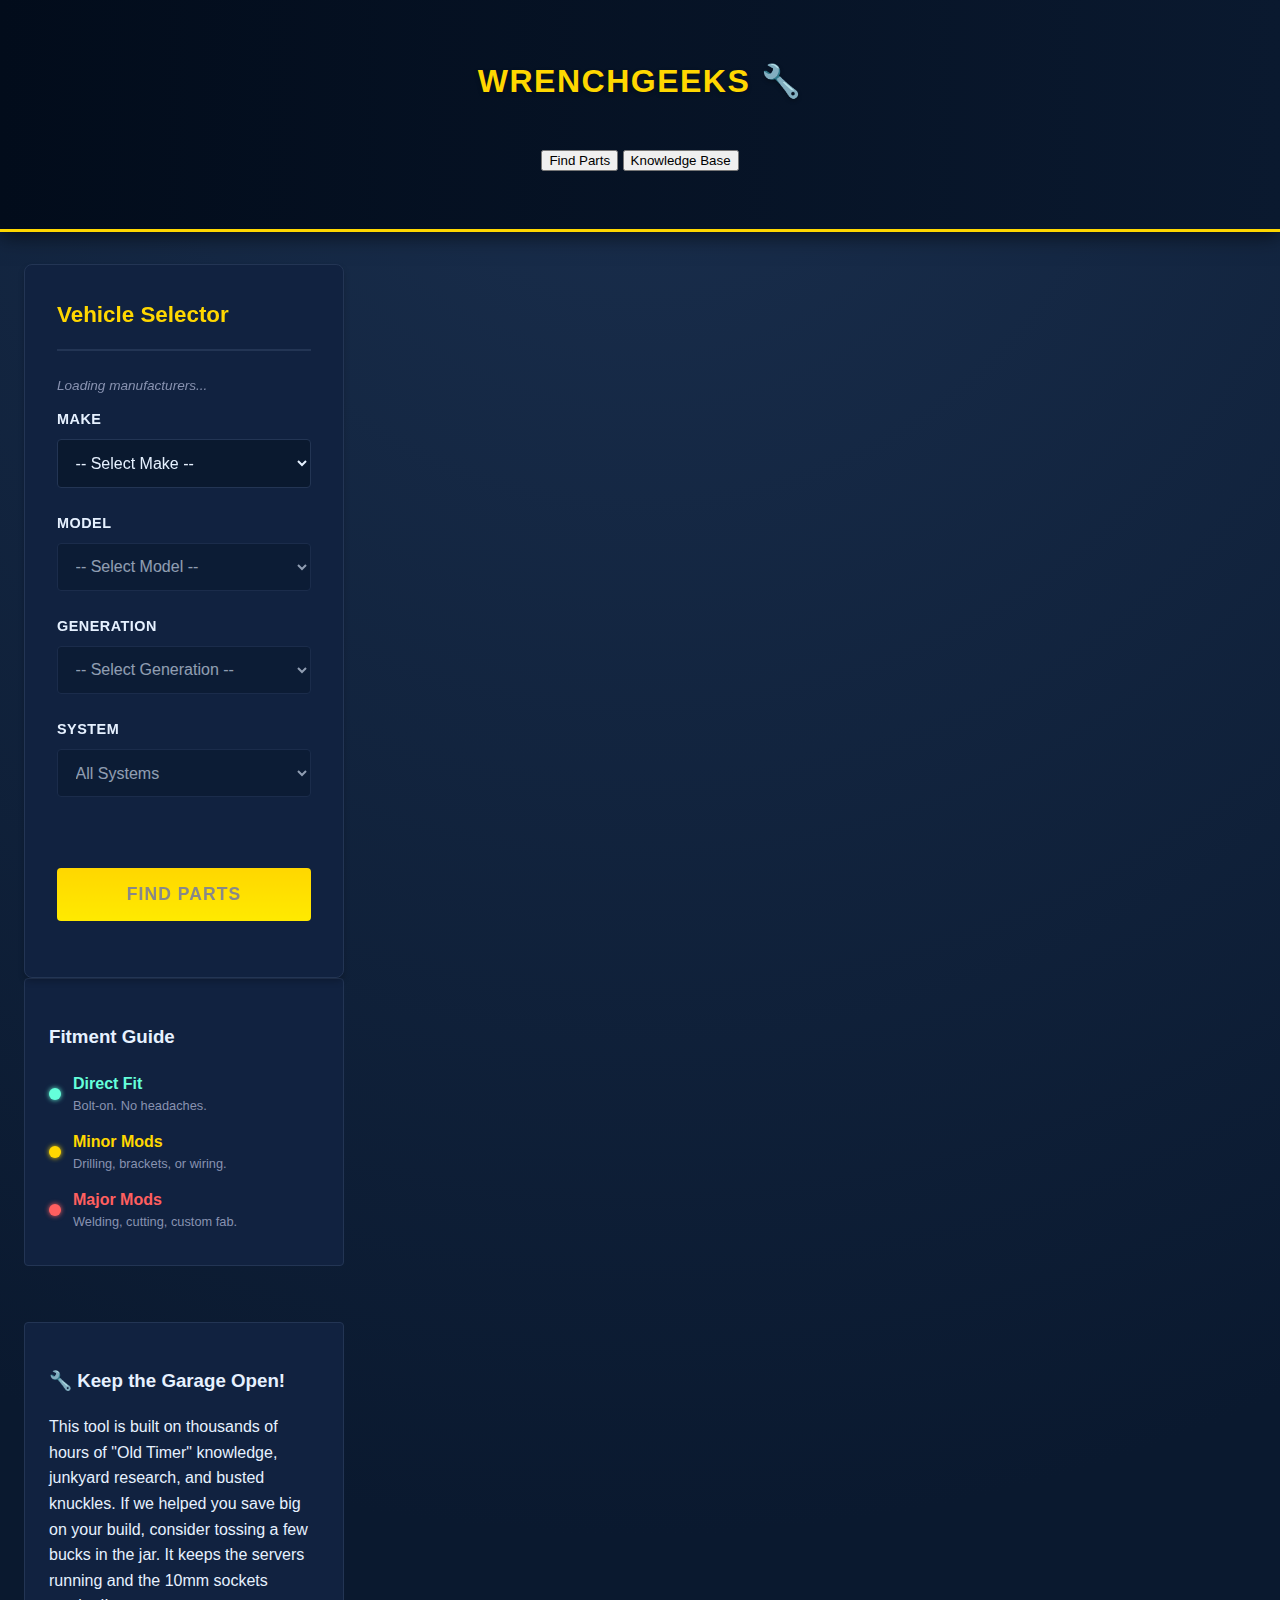
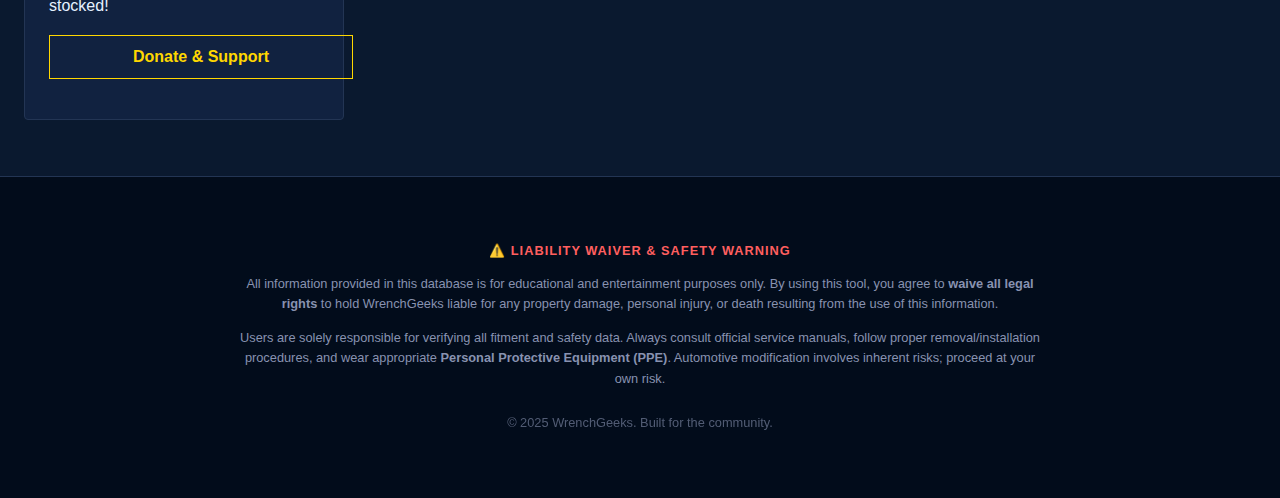
<file: docs/index.html>
<!DOCTYPE html>
<html lang="en">
<head>
    <meta charset="UTF-8">
    <meta name="viewport" content="width=device-width, initial-scale=1.0">
    <title>WrenchGeeks - The Garage</title>
    <link rel="stylesheet" href="style.v2.css">
</head>
<body>
    <header>
        <div class="container" style="justify-content: center; display: flex; flex-direction: column; align-items: center;">
            <h1 style="margin:0;">WrenchGeeks 🔧</h1>
            <nav class="main-nav">
                <button class="nav-tab active" data-target="searchSection">Find Parts</button>
                <button class="nav-tab" data-target="knowledgeSection">Knowledge Base</button>
            </nav>
        </div>
    </header>

    <main class="container">
        <!-- SEARCH SECTION -->
        <div id="searchSection" class="content-section active-section">
            <div class="split-view">
                <aside id="selector" class="sidebar">
            <h2>Vehicle Selector</h2>
            <p id="makeLoadStatus" class="hint" style="margin-bottom:0.75rem;">Loading manufacturers...</p>

            <div class="controls">
                <div class="form-group">
                    <label for="makeSelect">Make</label>
                    <select id="makeSelect">
                        <option value="">-- Select Make --</option>
                    </select>
                </div>
                <div class="form-group">
                    <label for="modelSelect">Model</label>
                    <select id="modelSelect" disabled>
                        <option value="">-- Select Model --</option>
                    </select>
                </div>
                <div class="form-group">
                    <label for="yearSelect">Generation</label>
                    <select id="yearSelect" disabled>
                        <option value="">-- Select Generation --</option>
                    </select>
                </div>
                <div class="form-group">
                    <label for="subsystemSelect">System</label>
                    <select id="subsystemSelect" disabled>
                        <option value="">All Systems</option>
                    </select>
                </div>
                <div class="form-group">
                    <label>&nbsp;</label>
                    <button id="searchButton" disabled>Find Parts </button>
                </div>
            </div>
        </aside>

        <div class="main-content">
            <section id="results" class="hidden">
                <div class="card">
                    <h3>Compatible Parts for <span id="selectedVehicleName" style="color: var(--accent-color);"></span></h3>
                    <div id="tipsList" class="tips-container hidden"></div>
                </div>
                
                <div id="partsList" class="grid-list"></div>
                
                <div id="donorList" class="card hidden">
                    <h4>🔄 Interchangeable Models</h4>
                    <p class="hint">These vehicles share the same platform or engine. Excellent sources for compatible parts.</p>
                    <ul id="donorVehicles"></ul>
                </div>
            </section>

            <section id="partDetails" class="hidden">
                <button id="backButton" class="btn-secondary"> Back to Results</button>
                
                <div class="card">
                    <div class="part-header">
                        <h2 id="partName" style="color: var(--accent-color);">Part Name</h2>
                        <span id="partCategory" class="badge">System</span>
                    </div>
                    <p id="partDescription">Description goes here.</p>

                    <div id="proTipSection" class="highlight-gold hidden" style="margin-top: 1rem; padding: 1rem; background: rgba(255, 152, 0, 0.1); border-left: 4px solid var(--accent-color);">
                        <h4 style="margin-top:0;"> Mechanic's Notes</h4>
                        <div id="proTipContent"></div>
                    </div>
                </div>
                
                <div class="details-grid">
                    <div class="card">
                        <h4> Tech Specs</h4>
                        <ul id="partSpecs"></ul>
                    </div>
                    
                    <div class="card">
                        <h4> Verified Fitment</h4>
                        <p class="hint">Confirmed vehicles this part was originally found on.</p>
                        <div id="compatibleVehicles"></div>
                    </div>

                    <div class="card">
                        <h4> Aftermarket / Universal</h4>
                        <ul id="universalParts"></ul>
                    </div>
                </div>
            </section>

            <section id="legend" class="card" style="margin-bottom: 1.5rem;">
                <h3>Fitment Guide</h3>
                <ul style="list-style: none; padding: 0; margin: 0;">
                    <li style="margin-bottom: 0.75rem; display: flex; align-items: center;">
                        <span style="display: inline-block; width: 12px; height: 12px; border-radius: 50%; margin-right: 0.75rem; background-color: var(--success-color); box-shadow: 0 0 5px var(--success-color);"></span>
                        <div>
                            <strong style="color: var(--success-color);">Direct Fit</strong>
                            <div style="font-size: 0.8rem; color: var(--text-muted);">Bolt-on. No headaches.</div>
                        </div>
                    </li>
                    <li style="margin-bottom: 0.75rem; display: flex; align-items: center;">
                        <span style="display: inline-block; width: 12px; height: 12px; border-radius: 50%; margin-right: 0.75rem; background-color: var(--warning-color); box-shadow: 0 0 5px var(--warning-color);"></span>
                        <div>
                            <strong style="color: var(--warning-color);">Minor Mods</strong>
                            <div style="font-size: 0.8rem; color: var(--text-muted);">Drilling, brackets, or wiring.</div>
                        </div>
                    </li>
                    <li style="margin-bottom: 0.5rem; display: flex; align-items: center;">
                        <span style="display: inline-block; width: 12px; height: 12px; border-radius: 50%; margin-right: 0.75rem; background-color: var(--danger-color); box-shadow: 0 0 5px var(--danger-color);"></span>
                        <div>
                            <strong style="color: var(--danger-color);">Major Mods</strong>
                            <div style="font-size: 0.8rem; color: var(--text-muted);">Welding, cutting, custom fab.</div>
                        </div>
                    </li>
                </ul>
            </section>

            <section id="donate" class="card">
                <h3>🔧 Keep the Garage Open!</h3>
                <p>This tool is built on thousands of hours of "Old Timer" knowledge, junkyard research, and busted knuckles. If we helped you save big on your build, consider tossing a few bucks in the jar. It keeps the servers running and the 10mm sockets stocked!</p>
                <a href="https://cwallet.com/t/GVBV3SPY" target="_blank" class="btn-secondary" style="text-decoration: none; display: inline-block; text-align: center; width: 100%; font-weight: bold; color: var(--accent-color); border-color: var(--accent-color);">Donate & Support</a>
            </section>
                </div>
            </div>
        </div>

        <!-- KNOWLEDGE BASE SECTION -->
        <div id="knowledgeSection" class="content-section hidden">
            <div class="kb-header" style="text-align:center; margin-bottom:2rem;">
                <h2>The Archive</h2>
                <p>Ancient scrolls, wiring diagrams, and safety warnings written in blood.</p>
            </div>
            
            <div class="kb-controls" style="display:flex; justify-content:center; gap:0.5rem; margin-bottom:2rem; flex-wrap:wrap;">
                <button class="btn-secondary filter-btn active" data-filter="all">All</button>
                <button class="btn-secondary filter-btn" data-filter="safety">Safety</button>
                <button class="btn-secondary filter-btn" data-filter="mechanical">Mechanical</button>
                <button class="btn-secondary filter-btn" data-filter="electrical">Electrical</button>
                <button class="btn-secondary filter-btn" data-filter="fabrication">Fabrication</button>
                <button class="btn-secondary filter-btn" data-filter="hacks">Hacks</button>
                <button class="btn-secondary filter-btn" data-filter="ecu">ECU Tuning</button>
                <button class="btn-secondary filter-btn" data-filter="tips">Pro Tips</button>
            </div>

            <div id="kbGrid" class="grid-list">
                <!-- Content injected by JS -->
            </div>
        </div>
    </main>

    <footer style="text-align: center; padding: 2rem 1rem; color: var(--text-muted); font-size: 0.8rem; border-top: 1px solid var(--border-color); margin-top: 2rem; background-color: #020c1b;">
        <div class="container" style="display: block; max-width: 800px;">
            <p style="color: var(--danger-color); font-weight: bold; text-transform: uppercase; letter-spacing: 1px;">⚠️ Liability Waiver & Safety Warning</p>
            <p>All information provided in this database is for educational and entertainment purposes only. By using this tool, you agree to <strong>waive all legal rights</strong> to hold WrenchGeeks liable for any property damage, personal injury, or death resulting from the use of this information.</p>
            <p>Users are solely responsible for verifying all fitment and safety data. Always consult official service manuals, follow proper removal/installation procedures, and wear appropriate <strong>Personal Protective Equipment (PPE)</strong>. Automotive modification involves inherent risks; proceed at your own risk.</p>
            <p style="margin-top: 1.5rem; opacity: 0.6;">&copy; 2025 WrenchGeeks. Built for the community.</p>
        </div>
    </footer>

    <script src="script.v2.js?v=7"></script>
</body>
</html>
</file>
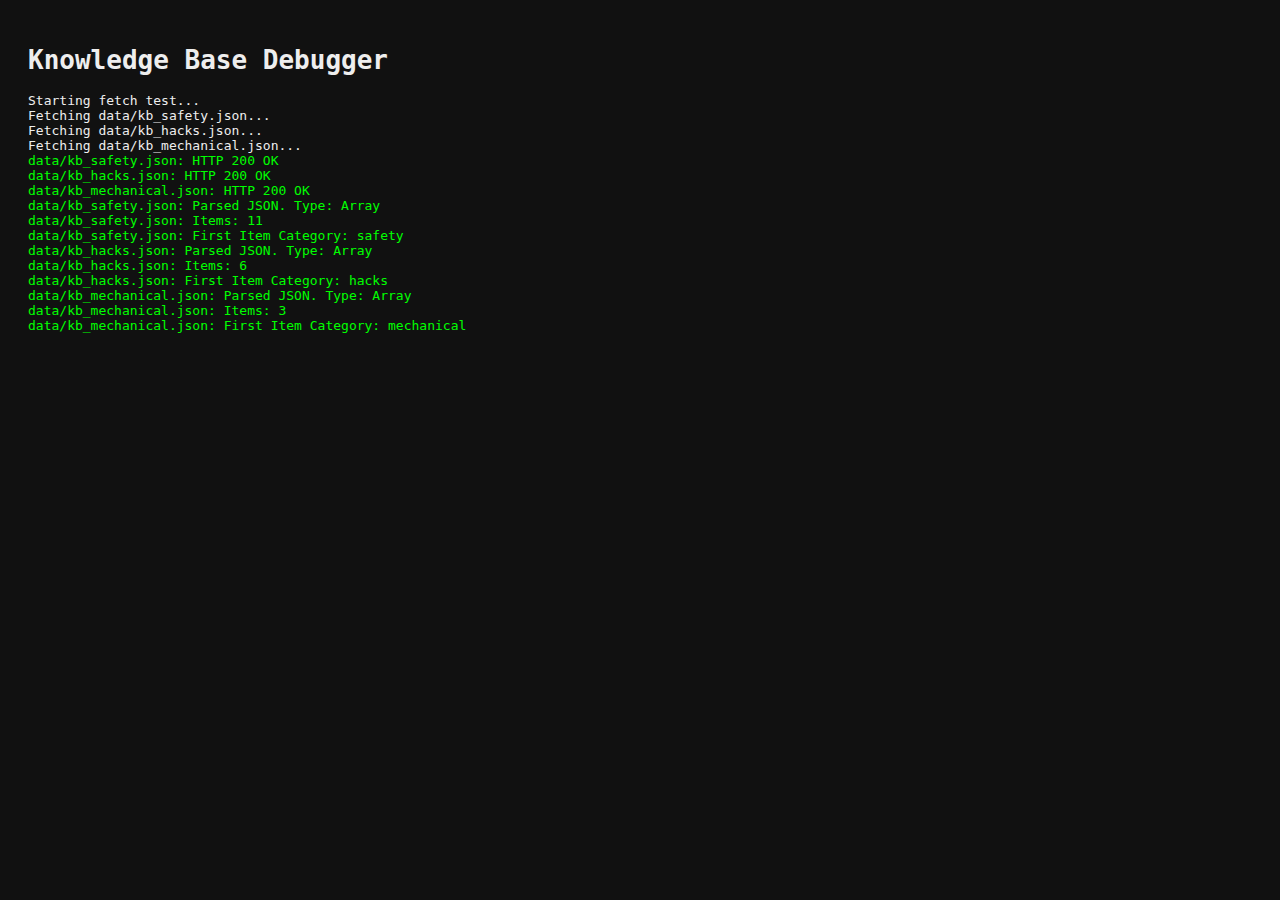
<file: docs/debug_kb.html>
<!DOCTYPE html>
<html lang="en">
<head>
    <meta charset="UTF-8">
    <meta name="viewport" content="width=device-width, initial-scale=1.0">
    <title>KB Debugger</title>
    <style>
        body { background: #111; color: #eee; font-family: monospace; padding: 20px; }
        .success { color: #0f0; }
        .error { color: #f00; }
        .warning { color: #fa0; }
        .box { border: 1px solid #333; padding: 10px; margin-bottom: 10px; }
    </style>
</head>
<body>
    <h1>Knowledge Base Debugger</h1>
    <div id="log"></div>

    <script>
        const log = document.getElementById('log');
        function print(msg, type='info') {
            const div = document.createElement('div');
            div.className = type;
            div.textContent = msg;
            log.appendChild(div);
        }

        const files = [
            "data/kb_safety.json",
            "data/kb_hacks.json",
            "data/kb_mechanical.json"
        ];

        print("Starting fetch test...");

        files.forEach(file => {
            print(`Fetching ${file}...`);
            fetch(file + '?t=' + Date.now())
                .then(res => {
                    if (res.ok) {
                        print(`${file}: HTTP ${res.status} OK`, 'success');
                        return res.json();
                    } else {
                        throw new Error(`HTTP ${res.status}`);
                    }
                })
                .then(data => {
                    print(`${file}: Parsed JSON. Type: ${Array.isArray(data) ? 'Array' : typeof data}`, 'success');
                    if (Array.isArray(data)) {
                        print(`${file}: Items: ${data.length}`, 'success');
                        if (data.length > 0) {
                            print(`${file}: First Item Category: ${data[0].category}`, 'success');
                        }
                    }
                })
                .catch(err => {
                    print(`${file}: FAILED - ${err.message}`, 'error');
                });
        });
    </script>
</body>
</html>
</file>
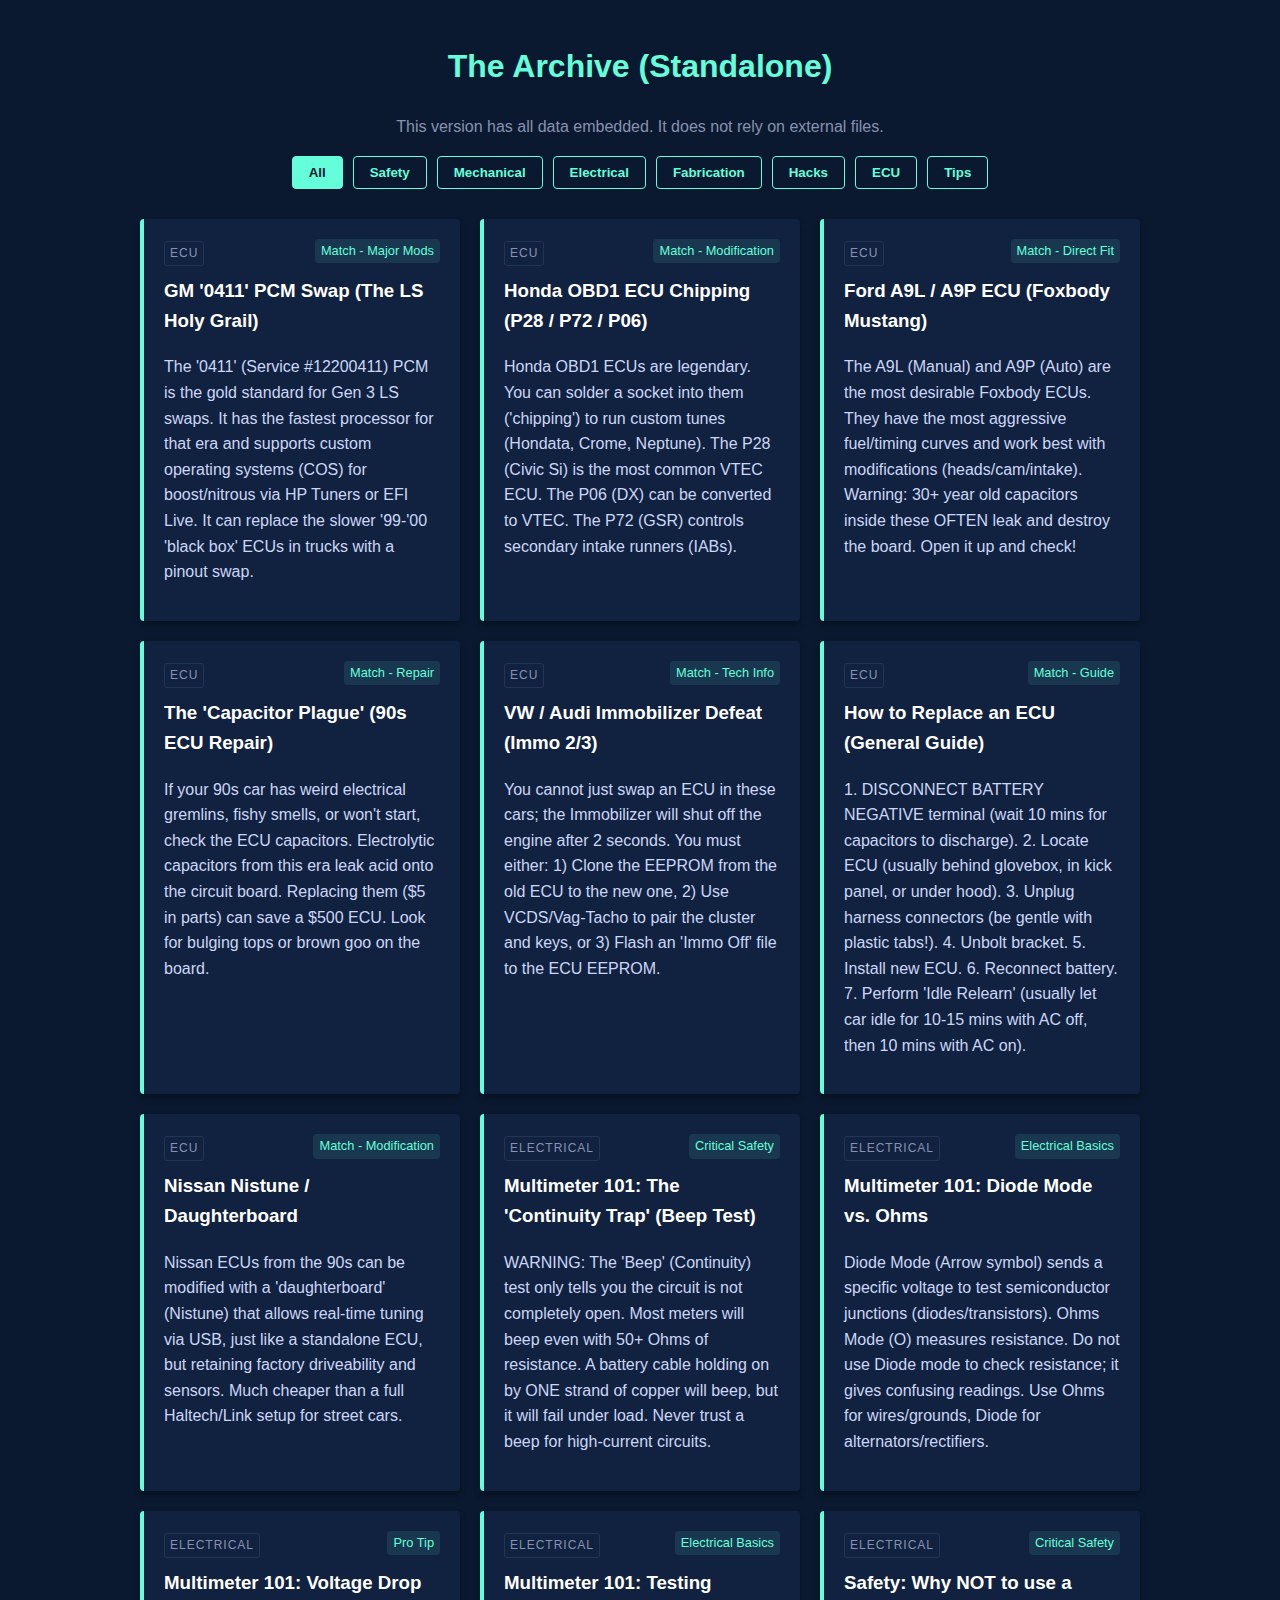
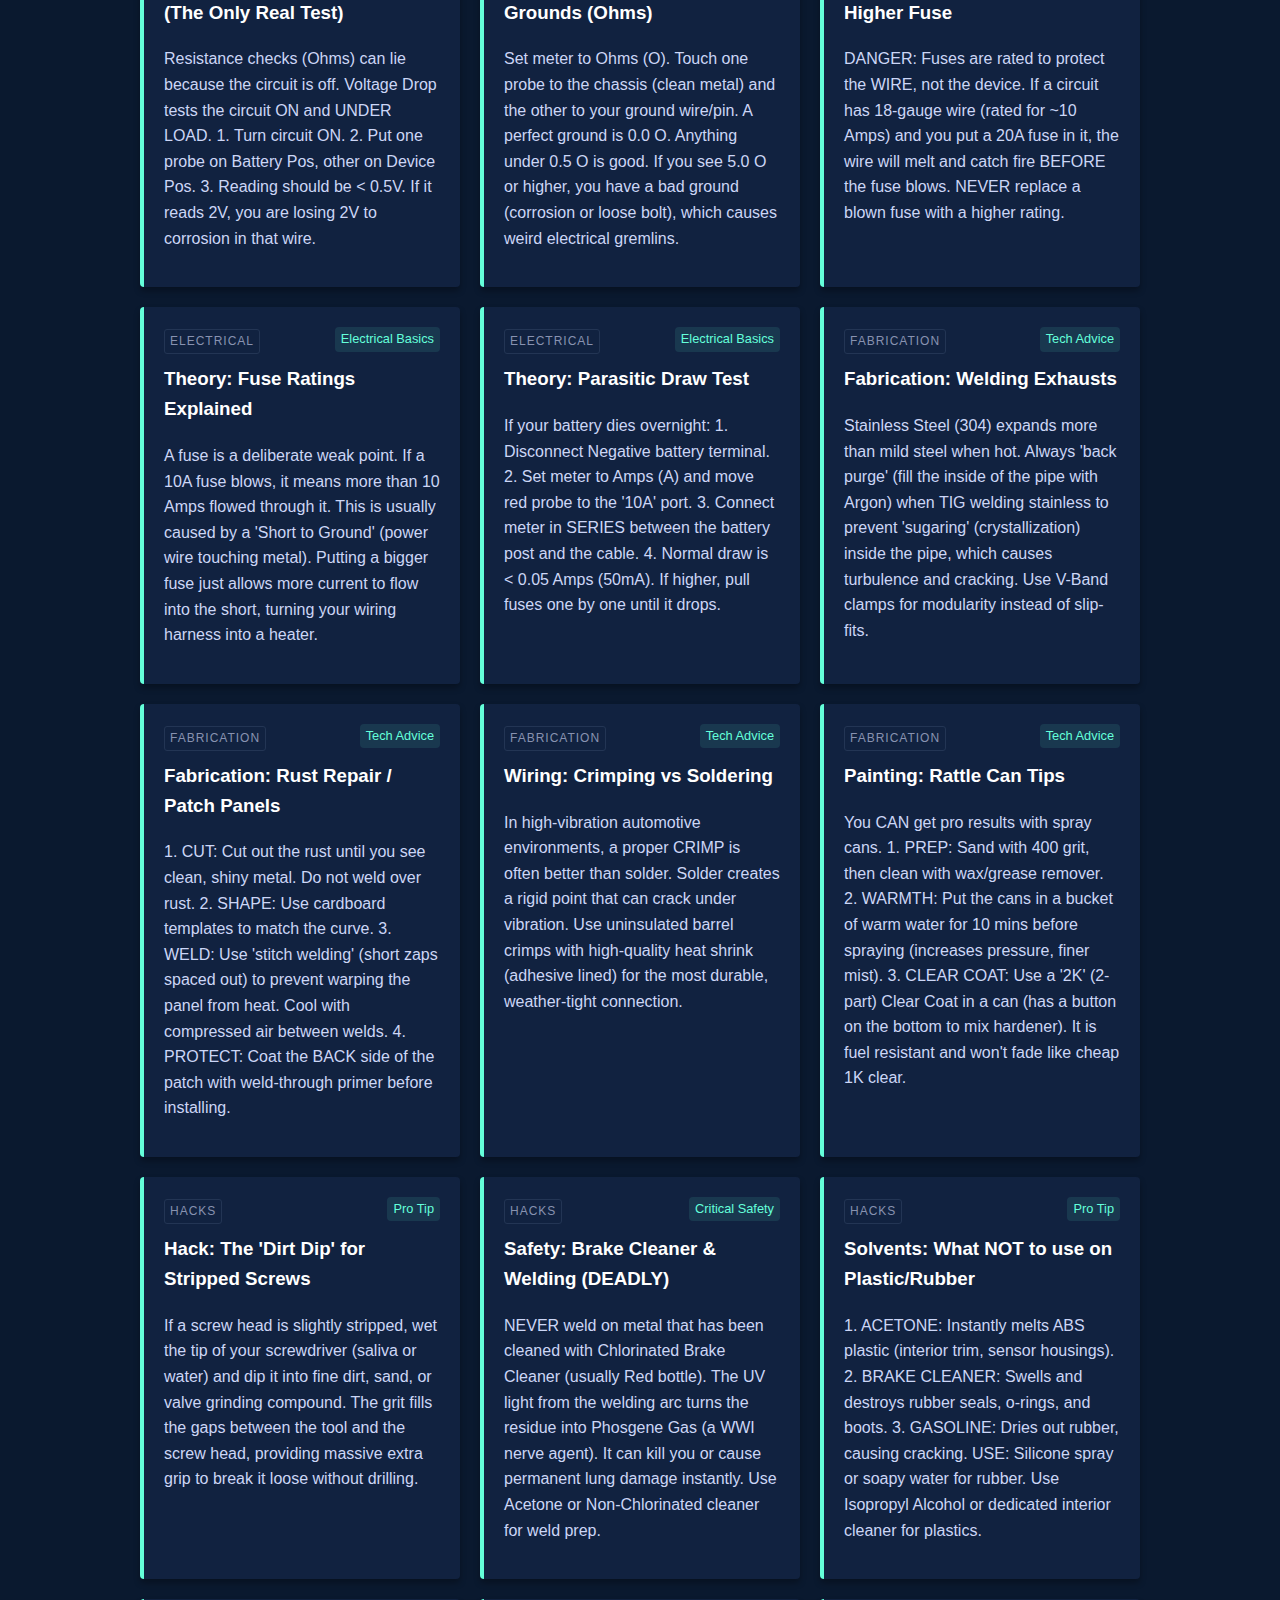
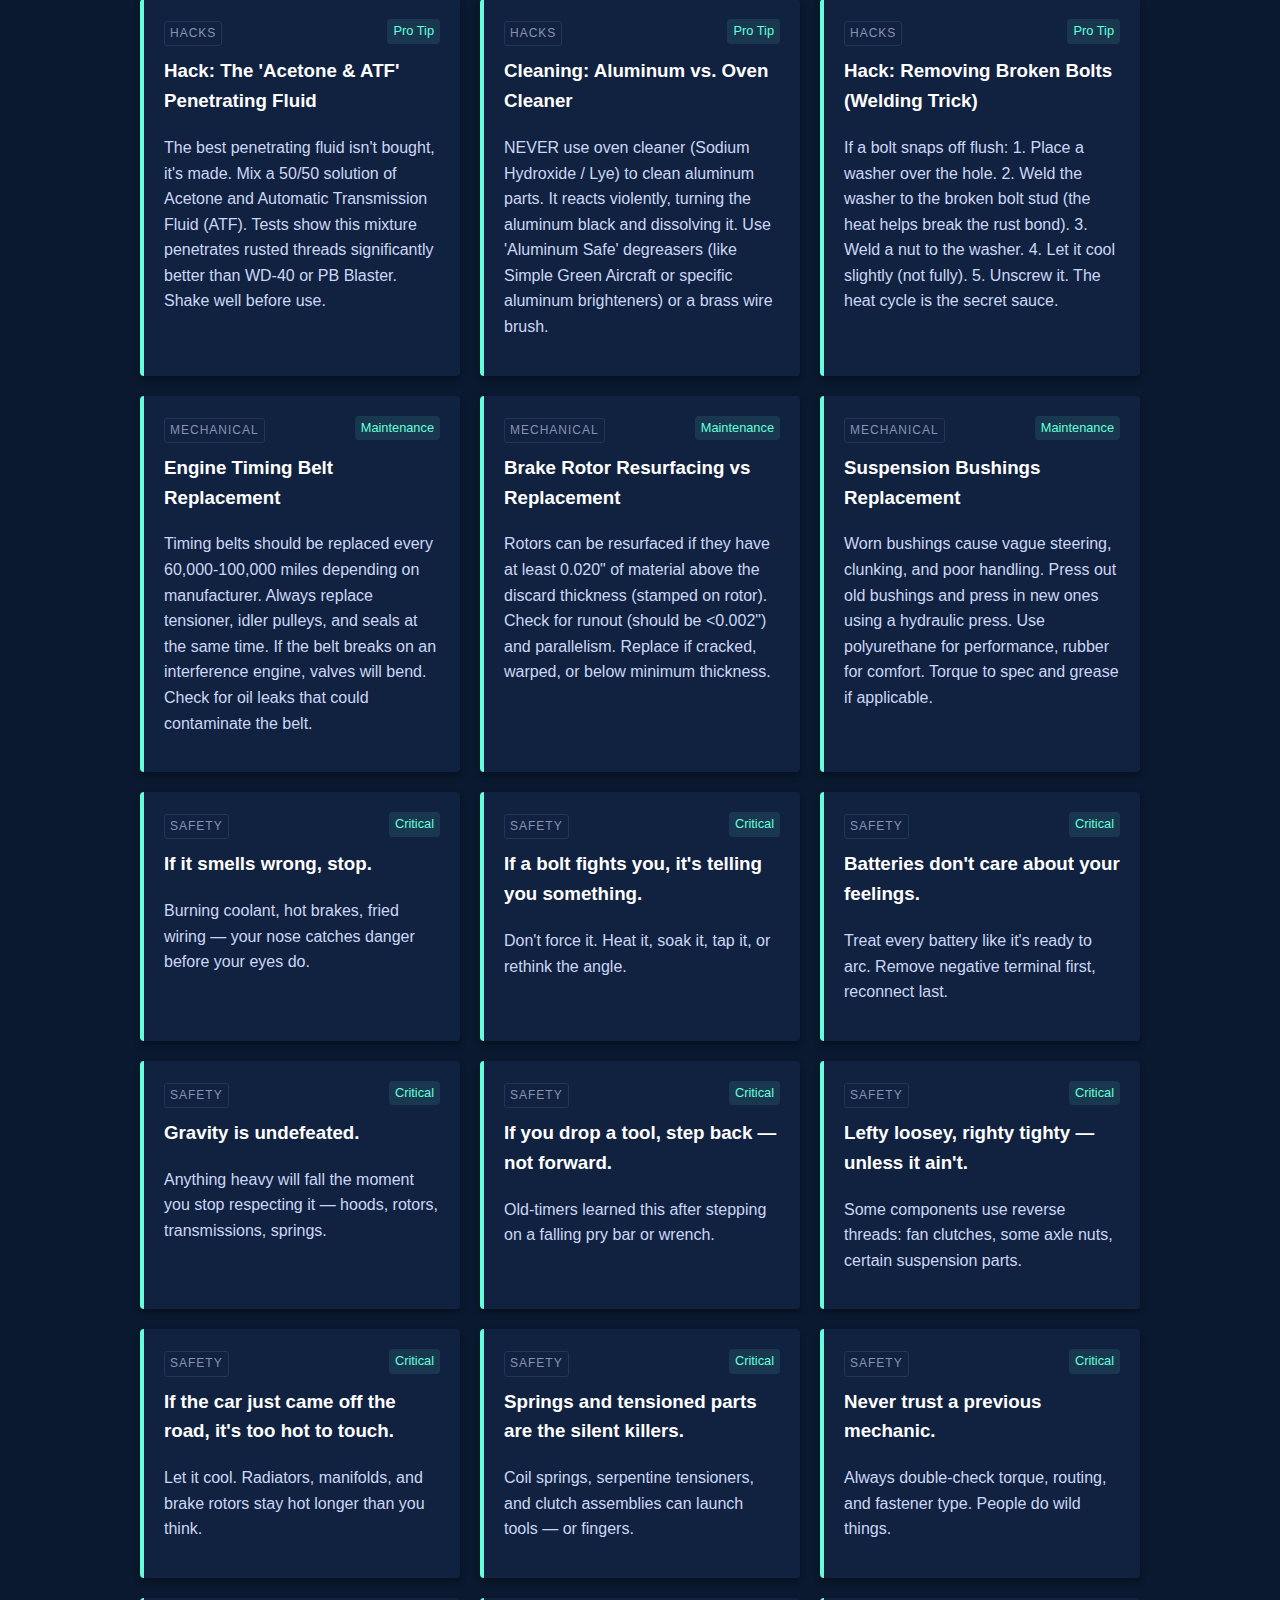
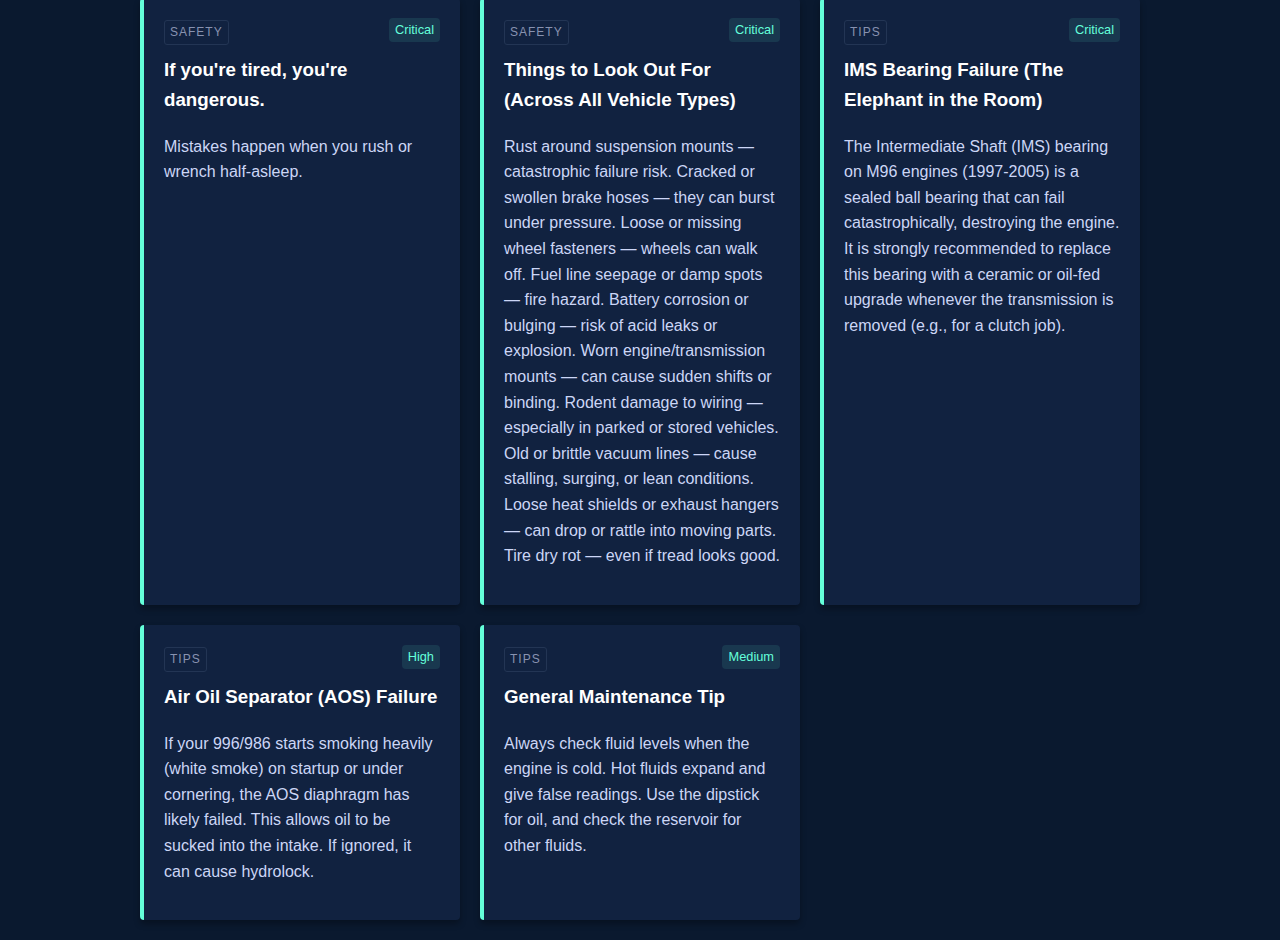
<file: docs/kb_standalone.html>
<!DOCTYPE html>
<html lang="en">
<head>
    <meta charset="UTF-8">
    <meta name="viewport" content="width=device-width, initial-scale=1.0">
    <title>WrenchGeeks - Knowledge Base (Offline Mode)</title>
    <style>
        :root {
            --bg-color: #0a192f;
            --card-bg: #112240;
            --text-main: #ccd6f6;
            --text-muted: #8892b0;
            --accent-color: #64ffda;
            --border-color: #233554;
        }
        body {
            background-color: var(--bg-color);
            color: var(--text-main);
            font-family: 'Segoe UI', Tahoma, Geneva, Verdana, sans-serif;
            margin: 0;
            padding: 20px;
            line-height: 1.6;
        }
        .container {
            max-width: 1000px;
            margin: 0 auto;
        }
        h1 { color: var(--accent-color); text-align: center; }
        .controls {
            display: flex;
            justify-content: center;
            gap: 10px;
            margin-bottom: 30px;
            flex-wrap: wrap;
        }
        button {
            background: transparent;
            border: 1px solid var(--accent-color);
            color: var(--accent-color);
            padding: 8px 16px;
            cursor: pointer;
            border-radius: 4px;
            font-weight: bold;
        }
        button.active, button:hover {
            background: var(--accent-color);
            color: var(--bg-color);
        }
        .grid {
            display: grid;
            grid-template-columns: repeat(auto-fill, minmax(300px, 1fr));
            gap: 20px;
        }
        .card {
            background: var(--card-bg);
            padding: 20px;
            border-radius: 4px;
            border-left: 4px solid var(--accent-color);
            box-shadow: 0 4px 6px rgba(0,0,0,0.3);
        }
        .card h3 { margin-top: 0; color: #fff; }
        .badge {
            float: right;
            font-size: 0.8em;
            padding: 2px 6px;
            border-radius: 4px;
            background: rgba(100, 255, 218, 0.1);
            color: var(--accent-color);
        }
        .tag {
            display: inline-block;
            font-size: 0.75em;
            text-transform: uppercase;
            letter-spacing: 1px;
            margin-bottom: 10px;
            color: var(--text-muted);
            border: 1px solid var(--border-color);
            padding: 2px 5px;
            border-radius: 3px;
        }
    </style>
</head>
<body>
    <div class="container">
        <h1>The Archive (Standalone)</h1>
        <p style="text-align:center; color:var(--text-muted);">
            This version has all data embedded. It does not rely on external files.
        </p>

        <div class="controls">
            <button class="filter-btn active" data-filter="all">All</button>
            <button class="filter-btn" data-filter="safety">Safety</button>
            <button class="filter-btn" data-filter="mechanical">Mechanical</button>
            <button class="filter-btn" data-filter="electrical">Electrical</button>
            <button class="filter-btn" data-filter="fabrication">Fabrication</button>
            <button class="filter-btn" data-filter="hacks">Hacks</button>
            <button class="filter-btn" data-filter="ecu">ECU</button>
            <button class="filter-btn" data-filter="tips">Tips</button>
        </div>

        <div id="grid" class="grid"></div>
    </div>

    <script>
        // EMBEDDED DATA
        const kbData = [{"category": "ecu", "partName": "GM '0411' PCM Swap (The LS Holy Grail)", "compatibleVehicles": ["Chevy Silverado / Tahoe (1999-2002)", "Chevy Express Van (2001-2002)", "Chevy Camaro / Corvette (LS1)"], "years": "1999-2002", "notes": "The '0411' (Service #12200411) PCM is the gold standard for Gen 3 LS swaps. It has the fastest processor for that era and supports custom operating systems (COS) for boost/nitrous via HP Tuners or EFI Live. It can replace the slower '99-'00 'black box' ECUs in trucks with a pinout swap.", "matchLevel": "Match - Major Mods"}, {"category": "ecu", "partName": "Honda OBD1 ECU Chipping (P28 / P72 / P06)", "compatibleVehicles": ["Honda Civic (1992-1995 EG)", "Honda Integra (1994-1995 DC)", "Honda Prelude (1992-1995)"], "years": "1992-1995", "notes": "Honda OBD1 ECUs are legendary. You can solder a socket into them ('chipping') to run custom tunes (Hondata, Crome, Neptune). The P28 (Civic Si) is the most common VTEC ECU. The P06 (DX) can be converted to VTEC. The P72 (GSR) controls secondary intake runners (IABs).", "matchLevel": "Match - Modification"}, {"category": "ecu", "partName": "Ford A9L / A9P ECU (Foxbody Mustang)", "compatibleVehicles": ["Ford Mustang 5.0L (1989-1993)", "Ford Mustang (Mass Air Conversions)"], "years": "1989-1993", "notes": "The A9L (Manual) and A9P (Auto) are the most desirable Foxbody ECUs. They have the most aggressive fuel/timing curves and work best with modifications (heads/cam/intake). Warning: 30+ year old capacitors inside these OFTEN leak and destroy the board. Open it up and check!", "matchLevel": "Match - Direct Fit"}, {"category": "ecu", "partName": "The 'Capacitor Plague' (90s ECU Repair)", "compatibleVehicles": ["Mitsubishi Eclipse / Talon (1G DSM)", "Toyota Supra / Lexus LS400 (Early 90s)", "Ford Mustang (Foxbody)", "Jeep Cherokee (XJ Renix/Mopar)"], "years": "1988-1998", "notes": "If your 90s car has weird electrical gremlins, fishy smells, or won't start, check the ECU capacitors. Electrolytic capacitors from this era leak acid onto the circuit board. Replacing them ($5 in parts) can save a $500 ECU. Look for bulging tops or brown goo on the board.", "matchLevel": "Match - Repair"}, {"category": "ecu", "partName": "VW / Audi Immobilizer Defeat (Immo 2/3)", "compatibleVehicles": ["Volkswagen Golf / Jetta Mk4", "Audi A4 (B5/B6)", "Volkswagen Passat B5"], "years": "1999-2005", "notes": "You cannot just swap an ECU in these cars; the Immobilizer will shut off the engine after 2 seconds. You must either: 1) Clone the EEPROM from the old ECU to the new one, 2) Use VCDS/Vag-Tacho to pair the cluster and keys, or 3) Flash an 'Immo Off' file to the ECU EEPROM.", "matchLevel": "Match - Tech Info"}, {"category": "ecu", "partName": "How to Replace an ECU (General Guide)", "compatibleVehicles": ["Universal"], "years": "All", "notes": "1. DISCONNECT BATTERY NEGATIVE terminal (wait 10 mins for capacitors to discharge). 2. Locate ECU (usually behind glovebox, in kick panel, or under hood). 3. Unplug harness connectors (be gentle with plastic tabs!). 4. Unbolt bracket. 5. Install new ECU. 6. Reconnect battery. 7. Perform 'Idle Relearn' (usually let car idle for 10-15 mins with AC off, then 10 mins with AC on).", "matchLevel": "Match - Guide"}, {"category": "ecu", "partName": "Nissan Nistune / Daughterboard", "compatibleVehicles": ["Nissan 300ZX (Z32)", "Nissan Skyline (R32/R33/R34)", "Nissan Silvia / 240SX (S13/S14)"], "years": "1989-2002", "notes": "Nissan ECUs from the 90s can be modified with a 'daughterboard' (Nistune) that allows real-time tuning via USB, just like a standalone ECU, but retaining factory driveability and sensors. Much cheaper than a full Haltech/Link setup for street cars.", "matchLevel": "Match - Modification"}, {"category": "electrical", "partName": "Multimeter 101: The 'Continuity Trap' (Beep Test)", "compatibleVehicles": ["Universal"], "years": "Universal", "notes": "WARNING: The 'Beep' (Continuity) test only tells you the circuit is not completely open. Most meters will beep even with 50+ Ohms of resistance. A battery cable holding on by ONE strand of copper will beep, but it will fail under load. Never trust a beep for high-current circuits.", "matchLevel": "Critical Safety"}, {"category": "electrical", "partName": "Multimeter 101: Diode Mode vs. Ohms", "compatibleVehicles": ["Universal"], "years": "Universal", "notes": "Diode Mode (Arrow symbol) sends a specific voltage to test semiconductor junctions (diodes/transistors). Ohms Mode (O) measures resistance. Do not use Diode mode to check resistance; it gives confusing readings. Use Ohms for wires/grounds, Diode for alternators/rectifiers.", "matchLevel": "Electrical Basics"}, {"category": "electrical", "partName": "Multimeter 101: Voltage Drop (The Only Real Test)", "compatibleVehicles": ["Universal"], "years": "Universal", "notes": "Resistance checks (Ohms) can lie because the circuit is off. Voltage Drop tests the circuit ON and UNDER LOAD. 1. Turn circuit ON. 2. Put one probe on Battery Pos, other on Device Pos. 3. Reading should be < 0.5V. If it reads 2V, you are losing 2V to corrosion in that wire.", "matchLevel": "Pro Tip"}, {"category": "electrical", "partName": "Multimeter 101: Testing Grounds (Ohms)", "compatibleVehicles": ["Universal"], "years": "Universal", "notes": "Set meter to Ohms (O). Touch one probe to the chassis (clean metal) and the other to your ground wire/pin. A perfect ground is 0.0 O. Anything under 0.5 O is good. If you see 5.0 O or higher, you have a bad ground (corrosion or loose bolt), which causes weird electrical gremlins.", "matchLevel": "Electrical Basics"}, {"category": "electrical", "partName": "Safety: Why NOT to use a Higher Fuse", "compatibleVehicles": ["Universal"], "years": "Universal", "notes": "DANGER: Fuses are rated to protect the WIRE, not the device. If a circuit has 18-gauge wire (rated for ~10 Amps) and you put a 20A fuse in it, the wire will melt and catch fire BEFORE the fuse blows. NEVER replace a blown fuse with a higher rating.", "matchLevel": "Critical Safety"}, {"category": "electrical", "partName": "Theory: Fuse Ratings Explained", "compatibleVehicles": ["Universal"], "years": "Universal", "notes": "A fuse is a deliberate weak point. If a 10A fuse blows, it means more than 10 Amps flowed through it. This is usually caused by a 'Short to Ground' (power wire touching metal). Putting a bigger fuse just allows more current to flow into the short, turning your wiring harness into a heater.", "matchLevel": "Electrical Basics"}, {"category": "electrical", "partName": "Theory: Parasitic Draw Test", "compatibleVehicles": ["Universal"], "years": "Universal", "notes": "If your battery dies overnight: 1. Disconnect Negative battery terminal. 2. Set meter to Amps (A) and move red probe to the '10A' port. 3. Connect meter in SERIES between the battery post and the cable. 4. Normal draw is < 0.05 Amps (50mA). If higher, pull fuses one by one until it drops.", "matchLevel": "Electrical Basics"}, {"category": "fabrication", "partName": "Fabrication: Welding Exhausts", "compatibleVehicles": ["Universal"], "years": "Universal", "notes": "Stainless Steel (304) expands more than mild steel when hot. Always 'back purge' (fill the inside of the pipe with Argon) when TIG welding stainless to prevent 'sugaring' (crystallization) inside the pipe, which causes turbulence and cracking. Use V-Band clamps for modularity instead of slip-fits.", "matchLevel": "Tech Advice"}, {"category": "fabrication", "partName": "Fabrication: Rust Repair / Patch Panels", "compatibleVehicles": ["Classic Cars", "Trucks"], "years": "Universal", "notes": "1. CUT: Cut out the rust until you see clean, shiny metal. Do not weld over rust. 2. SHAPE: Use cardboard templates to match the curve. 3. WELD: Use 'stitch welding' (short zaps spaced out) to prevent warping the panel from heat. Cool with compressed air between welds. 4. PROTECT: Coat the BACK side of the patch with weld-through primer before installing.", "matchLevel": "Tech Advice"}, {"category": "fabrication", "partName": "Wiring: Crimping vs Soldering", "compatibleVehicles": ["Automotive Wiring"], "years": "Universal", "notes": "In high-vibration automotive environments, a proper CRIMP is often better than solder. Solder creates a rigid point that can crack under vibration. Use uninsulated barrel crimps with high-quality heat shrink (adhesive lined) for the most durable, weather-tight connection.", "matchLevel": "Tech Advice"}, {"category": "fabrication", "partName": "Painting: Rattle Can Tips", "compatibleVehicles": ["Universal"], "years": "Universal", "notes": "You CAN get pro results with spray cans. 1. PREP: Sand with 400 grit, then clean with wax/grease remover. 2. WARMTH: Put the cans in a bucket of warm water for 10 mins before spraying (increases pressure, finer mist). 3. CLEAR COAT: Use a '2K' (2-part) Clear Coat in a can (has a button on the bottom to mix hardener). It is fuel resistant and won't fade like cheap 1K clear.", "matchLevel": "Tech Advice"}, {"category": "hacks", "partName": "Hack: The 'Dirt Dip' for Stripped Screws", "compatibleVehicles": ["Universal"], "years": "Universal", "notes": "If a screw head is slightly stripped, wet the tip of your screwdriver (saliva or water) and dip it into fine dirt, sand, or valve grinding compound. The grit fills the gaps between the tool and the screw head, providing massive extra grip to break it loose without drilling.", "matchLevel": "Pro Tip"}, {"category": "hacks", "partName": "Safety: Brake Cleaner & Welding (DEADLY)", "compatibleVehicles": ["Universal"], "years": "Universal", "notes": "NEVER weld on metal that has been cleaned with Chlorinated Brake Cleaner (usually Red bottle). The UV light from the welding arc turns the residue into Phosgene Gas (a WWI nerve agent). It can kill you or cause permanent lung damage instantly. Use Acetone or Non-Chlorinated cleaner for weld prep.", "matchLevel": "Critical Safety"}, {"category": "hacks", "partName": "Solvents: What NOT to use on Plastic/Rubber", "compatibleVehicles": ["Universal"], "years": "Universal", "notes": "1. ACETONE: Instantly melts ABS plastic (interior trim, sensor housings). 2. BRAKE CLEANER: Swells and destroys rubber seals, o-rings, and boots. 3. GASOLINE: Dries out rubber, causing cracking. USE: Silicone spray or soapy water for rubber. Use Isopropyl Alcohol or dedicated interior cleaner for plastics.", "matchLevel": "Pro Tip"}, {"category": "hacks", "partName": "Hack: The 'Acetone & ATF' Penetrating Fluid", "compatibleVehicles": ["Rusted Bolts"], "years": "Universal", "notes": "The best penetrating fluid isn't bought, it's made. Mix a 50/50 solution of Acetone and Automatic Transmission Fluid (ATF). Tests show this mixture penetrates rusted threads significantly better than WD-40 or PB Blaster. Shake well before use.", "matchLevel": "Pro Tip"}, {"category": "hacks", "partName": "Cleaning: Aluminum vs. Oven Cleaner", "compatibleVehicles": ["Aluminum Heads", "Intakes"], "years": "Universal", "notes": "NEVER use oven cleaner (Sodium Hydroxide / Lye) to clean aluminum parts. It reacts violently, turning the aluminum black and dissolving it. Use 'Aluminum Safe' degreasers (like Simple Green Aircraft or specific aluminum brighteners) or a brass wire brush.", "matchLevel": "Pro Tip"}, {"category": "hacks", "partName": "Hack: Removing Broken Bolts (Welding Trick)", "compatibleVehicles": ["Universal"], "years": "Universal", "notes": "If a bolt snaps off flush: 1. Place a washer over the hole. 2. Weld the washer to the broken bolt stud (the heat helps break the rust bond). 3. Weld a nut to the washer. 4. Let it cool slightly (not fully). 5. Unscrew it. The heat cycle is the secret sauce.", "matchLevel": "Pro Tip"}, {"category": "mechanical", "partName": "Engine Timing Belt Replacement", "compatibleVehicles": ["Universal"], "years": "Universal", "notes": "Timing belts should be replaced every 60,000-100,000 miles depending on manufacturer. Always replace tensioner, idler pulleys, and seals at the same time. If the belt breaks on an interference engine, valves will bend. Check for oil leaks that could contaminate the belt.", "matchLevel": "Maintenance"}, {"category": "mechanical", "partName": "Brake Rotor Resurfacing vs Replacement", "compatibleVehicles": ["Universal"], "years": "Universal", "notes": "Rotors can be resurfaced if they have at least 0.020\" of material above the discard thickness (stamped on rotor). Check for runout (should be <0.002\") and parallelism. Replace if cracked, warped, or below minimum thickness.", "matchLevel": "Maintenance"}, {"category": "mechanical", "partName": "Suspension Bushings Replacement", "compatibleVehicles": ["Universal"], "years": "Universal", "notes": "Worn bushings cause vague steering, clunking, and poor handling. Press out old bushings and press in new ones using a hydraulic press. Use polyurethane for performance, rubber for comfort. Torque to spec and grease if applicable.", "matchLevel": "Maintenance"}, {"category": "safety", "title": "If it smells wrong, stop.", "content": "Burning coolant, hot brakes, fried wiring \u2014 your nose catches danger before your eyes do.", "severity": "Critical"}, {"category": "safety", "title": "If a bolt fights you, it's telling you something.", "content": "Don't force it. Heat it, soak it, tap it, or rethink the angle.", "severity": "Critical"}, {"category": "safety", "title": "Batteries don't care about your feelings.", "content": "Treat every battery like it's ready to arc. Remove negative terminal first, reconnect last.", "severity": "Critical"}, {"category": "safety", "title": "Gravity is undefeated.", "content": "Anything heavy will fall the moment you stop respecting it \u2014 hoods, rotors, transmissions, springs.", "severity": "Critical"}, {"category": "safety", "title": "If you drop a tool, step back \u2014 not forward.", "content": "Old-timers learned this after stepping on a falling pry bar or wrench.", "severity": "Critical"}, {"category": "safety", "title": "Lefty loosey, righty tighty \u2014 unless it ain't.", "content": "Some components use reverse threads: fan clutches, some axle nuts, certain suspension parts.", "severity": "Critical"}, {"category": "safety", "title": "If the car just came off the road, it's too hot to touch.", "content": "Let it cool. Radiators, manifolds, and brake rotors stay hot longer than you think.", "severity": "Critical"}, {"category": "safety", "title": "Springs and tensioned parts are the silent killers.", "content": "Coil springs, serpentine tensioners, and clutch assemblies can launch tools \u2014 or fingers.", "severity": "Critical"}, {"category": "safety", "title": "Never trust a previous mechanic.", "content": "Always double-check torque, routing, and fastener type. People do wild things.", "severity": "Critical"}, {"category": "safety", "title": "If you're tired, you're dangerous.", "content": "Mistakes happen when you rush or wrench half-asleep.", "severity": "Critical"}, {"category": "safety", "title": "Things to Look Out For (Across All Vehicle Types)", "content": "Rust around suspension mounts \u2014 catastrophic failure risk. Cracked or swollen brake hoses \u2014 they can burst under pressure. Loose or missing wheel fasteners \u2014 wheels can walk off. Fuel line seepage or damp spots \u2014 fire hazard. Battery corrosion or bulging \u2014 risk of acid leaks or explosion. Worn engine/transmission mounts \u2014 can cause sudden shifts or binding. Rodent damage to wiring \u2014 especially in parked or stored vehicles. Old or brittle vacuum lines \u2014 cause stalling, surging, or lean conditions. Loose heat shields or exhaust hangers \u2014 can drop or rattle into moving parts. Tire dry rot \u2014 even if tread looks good.", "severity": "Critical"}, {"category": "tips", "title": "IMS Bearing Failure (The Elephant in the Room)", "content": "The Intermediate Shaft (IMS) bearing on M96 engines (1997-2005) is a sealed ball bearing that can fail catastrophically, destroying the engine. It is strongly recommended to replace this bearing with a ceramic or oil-fed upgrade whenever the transmission is removed (e.g., for a clutch job).", "severity": "Critical", "related_parts": ["porsche_ims_bearing"]}, {"category": "tips", "title": "Air Oil Separator (AOS) Failure", "content": "If your 996/986 starts smoking heavily (white smoke) on startup or under cornering, the AOS diaphragm has likely failed. This allows oil to be sucked into the intake. If ignored, it can cause hydrolock.", "severity": "High", "related_parts": ["porsche_aos_996"]}, {"category": "tips", "title": "General Maintenance Tip", "content": "Always check fluid levels when the engine is cold. Hot fluids expand and give false readings. Use the dipstick for oil, and check the reservoir for other fluids.", "severity": "Medium", "related_parts": []}];

        const grid = document.getElementById('grid');
        const buttons = document.querySelectorAll('.filter-btn');

        function render(filter) {
            grid.innerHTML = '';
            
            const items = kbData.filter(item => {
                const cat = (item.category || '').toLowerCase();
                if (filter === 'all') return true;
                return cat === filter;
            });

            if (items.length === 0) {
                grid.innerHTML = '<p style="grid-column: 1/-1; text-align:center;">No items found.</p>';
                return;
            }

            items.forEach(item => {
                const div = document.createElement('div');
                div.className = 'card';
                
                const title = item.title || item.partName || 'Untitled';
                const content = item.content || item.notes || item.description || '';
                const severity = item.severity || item.matchLevel || '';
                const cat = item.category || 'General';

                div.innerHTML = `
                    <span class="tag">${cat}</span>
                    ${severity ? `<span class="badge">${severity}</span>` : ''}
                    <h3>${title}</h3>
                    <p>${content}</p>
                `;
                grid.appendChild(div);
            });
        }

        buttons.forEach(btn => {
            btn.addEventListener('click', () => {
                buttons.forEach(b => b.classList.remove('active'));
                btn.classList.add('active');
                render(btn.getAttribute('data-filter'));
            });
        });

        // Initial Render
        render('all');
    </script>
</body>
</html>
</file>
<file: docs/style.v2.css>
:root {
    /* Premium Napa-ish Theme */
    --bg-color: #0a192f; /* Deep Navy Blue */
    --card-bg: #112240; /* Lighter Navy */
    --text-main: #e6f1ff; /* Off-white / Ice Blue */
    --text-muted: #8892b0; /* Muted Blue-Grey */
    --accent-color: #ffd700; /* Gold / Yellow */
    --accent-hover: #ffea00; /* Brighter Yellow */
    --border-color: #233554; /* Dark Blue Border */
    --success-color: #64ffda; /* Teal/Green */
    --warning-color: #ffd700;
    --danger-color: #ff5f5f;
    --font-main: 'Segoe UI', Tahoma, Geneva, Verdana, sans-serif;
    --font-mono: 'Consolas', 'Courier New', monospace;
}

body {
    font-family: var(--font-main);
    background-color: var(--bg-color);
    color: var(--text-main);
    margin: 0;
    padding: 0;
    line-height: 1.6;
    background-image: radial-gradient(circle at 50% 0%, #1a2f4e 0%, var(--bg-color) 70%);
}

header {
    background: linear-gradient(to right, #020c1b, #0a192f);
    border-bottom: 3px solid var(--accent-color);
    padding: 1.5rem 2rem;
    display: flex;
    justify-content: space-between;
    align-items: center;
    box-shadow: 0 4px 20px rgba(0,0,0,0.6);
}

header h1 {
    margin: 0;
    font-weight: 800;
    letter-spacing: 1.5px;
    color: var(--accent-color);
    text-transform: uppercase;
    text-shadow: 0 2px 4px rgba(0,0,0,0.3);
}

header p {
    margin: 0;
    color: var(--text-muted);
    font-size: 0.9rem;
}

.container {
    max-width: 1400px;
    margin: 2rem auto;
    padding: 0 1.5rem;
    display: grid;
    grid-template-columns: 320px 1fr;
    gap: 2.5rem;
}

.sidebar {
    background-color: var(--card-bg);
    padding: 2rem;
    border-radius: 8px;
    border: 1px solid var(--border-color);
    height: fit-content;
    box-shadow: 0 4px 6px rgba(0,0,0,0.2);
    position: sticky;
    top: 2rem;
}

.sidebar h2 {
    margin-top: 0;
    border-bottom: 2px solid var(--border-color);
    padding-bottom: 1rem;
    font-size: 1.4rem;
    color: var(--accent-color);
    margin-bottom: 1.5rem;
}

.form-group {
    margin-bottom: 1.5rem;
}

label {
    display: block;
    margin-bottom: 0.5rem;
    font-weight: 600;
    color: var(--text-main);
    font-size: 0.9rem;
    text-transform: uppercase;
    letter-spacing: 0.5px;
}

select, input {
    width: 100%;
    padding: 0.85rem;
    background-color: #0a192f;
    border: 1px solid var(--border-color);
    color: var(--text-main);
    border-radius: 4px;
    font-family: var(--font-main);
    font-size: 1rem;
    transition: all 0.2s ease;
}

select:focus, input:focus {
    outline: none;
    border-color: var(--accent-color);
    box-shadow: 0 0 0 2px rgba(255, 215, 0, 0.2);
    background-color: #172a45;
}

select:disabled {
    opacity: 0.6;
    cursor: not-allowed;
    background-color: #0a192f;
}

button#searchButton {
    width: 100%;
    padding: 1rem;
    background: linear-gradient(to bottom, var(--accent-color), var(--accent-hover));
    color: #0a192f;
    border: none;
    font-weight: 800;
    text-transform: uppercase;
    cursor: pointer;
    transition: transform 0.1s, box-shadow 0.2s;
    font-size: 1.1rem;
    border-radius: 4px;
    letter-spacing: 1px;
    margin-top: 1rem;
}

button#searchButton:hover {
    transform: translateY(-2px);
    box-shadow: 0 4px 12px rgba(255, 215, 0, 0.3);
}

button#searchButton:active {
    transform: translateY(0);
}

button#searchButton:disabled {
    background-color: #555;
    cursor: not-allowed;
    color: #888;
}

.main-content {
    display: flex;
    flex-direction: column;
    gap: 2rem;
}

.card {
    background-color: var(--card-bg);
    border: 1px solid var(--border-color);
    padding: 1.5rem;
    border-radius: 4px;
    margin-bottom: 1.5rem;
}

.hidden { display: none; }

.grid-list {
    display: grid;
    gap: 1rem;
}

.part-item {
    background-color: var(--card-bg);
    border-left: 4px solid var(--border-color);
    padding: 1.5rem;
    cursor: pointer;
    transition: transform 0.2s;
    border: 1px solid var(--border-color);
}

.part-item:hover {
    transform: translateX(5px);
    background-color: #172a45;
    border-color: var(--accent-color);
}

.part-item h4 {
    margin: 0 0 0.5rem 0;
    font-size: 1.1rem;
    color: var(--text-main);
}

.part-item p {
    margin: 0;
    color: var(--text-muted);
    font-size: 0.9rem;
}

.risk-badge {
    font-size: 0.8rem;
    padding: 0.25rem 0.5rem;
    border-radius: 2px;
    font-weight: bold;
    text-transform: uppercase;
    float: right;
}

.critical-border { border-left-color: var(--success-color); } /* Reusing class names for now, will map to new colors */
.stable-border { border-left-color: var(--warning-color); }
.guarded-border { border-left-color: var(--border-color); }

.critical { color: var(--success-color); background: rgba(100, 255, 218, 0.1); }
.stable { color: var(--warning-color); background: rgba(255, 215, 0, 0.1); }
.guarded { color: var(--text-muted); background: rgba(136, 146, 176, 0.1); }

.badge {
    background-color: var(--accent-color);
    color: #0a192f;
    padding: 0.2rem 0.5rem;
    border-radius: 2px;
    font-size: 0.8rem;
    font-weight: bold;
    vertical-align: middle;
    margin-left: 0.5rem;
}

.btn-secondary {
    background-color: transparent;
    border: 1px solid var(--border-color);
    color: var(--text-muted);
    padding: 0.5rem 1rem;
    cursor: pointer;
    margin-bottom: 1rem;
}

.btn-secondary:hover {
    color: var(--accent-color);
    border-color: var(--accent-color);
}

.details-grid {
    display: grid;
    grid-template-columns: repeat(auto-fit, minmax(300px, 1fr));
    gap: 1.5rem;
    margin-top: 1.5rem;
}

ul { padding-left: 1.5rem; }
li { margin-bottom: 0.5rem; }

.hint {
    font-size: 0.85rem;
    color: var(--text-muted);
    font-style: italic;
}

/* Scrollbar */
::-webkit-scrollbar { width: 8px; }
::-webkit-scrollbar-track { background: #020c1b; }
::-webkit-scrollbar-thumb { background: #233554; border-radius: 4px; }
::-webkit-scrollbar-thumb:hover { background: var(--accent-color); }

/* Match Classes for Risk Levels */
.match-perfect { border-left: 4px solid var(--success-color); }
.match-good { border-left: 4px solid var(--warning-color); }
.match-possible { border-left: 4px solid var(--danger-color); }

span.match-perfect { background: rgba(100, 255, 218, 0.1); color: var(--success-color); border: none; }
span.match-good { background: rgba(255, 215, 0, 0.1); color: var(--warning-color); border: none; }
span.match-possible { background: rgba(255, 95, 95, 0.1); color: var(--danger-color); border: none; }
</file>
